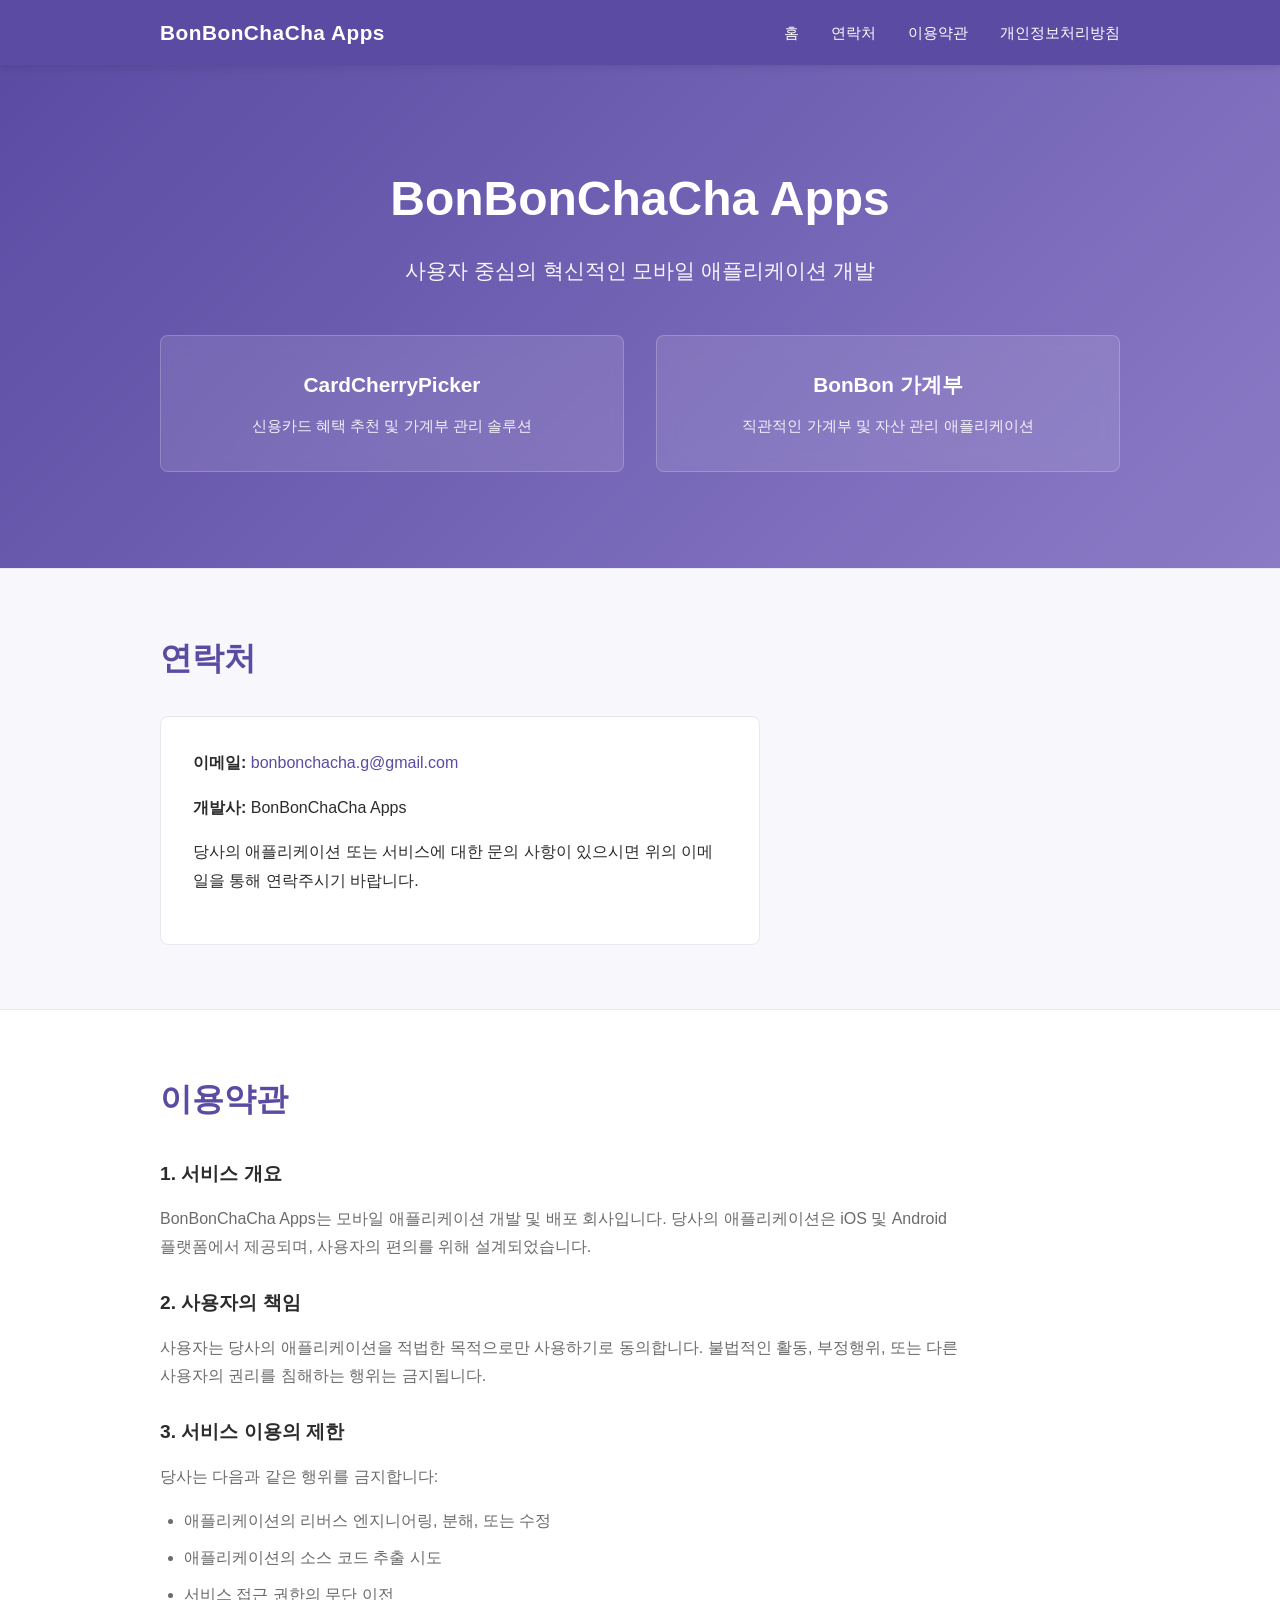
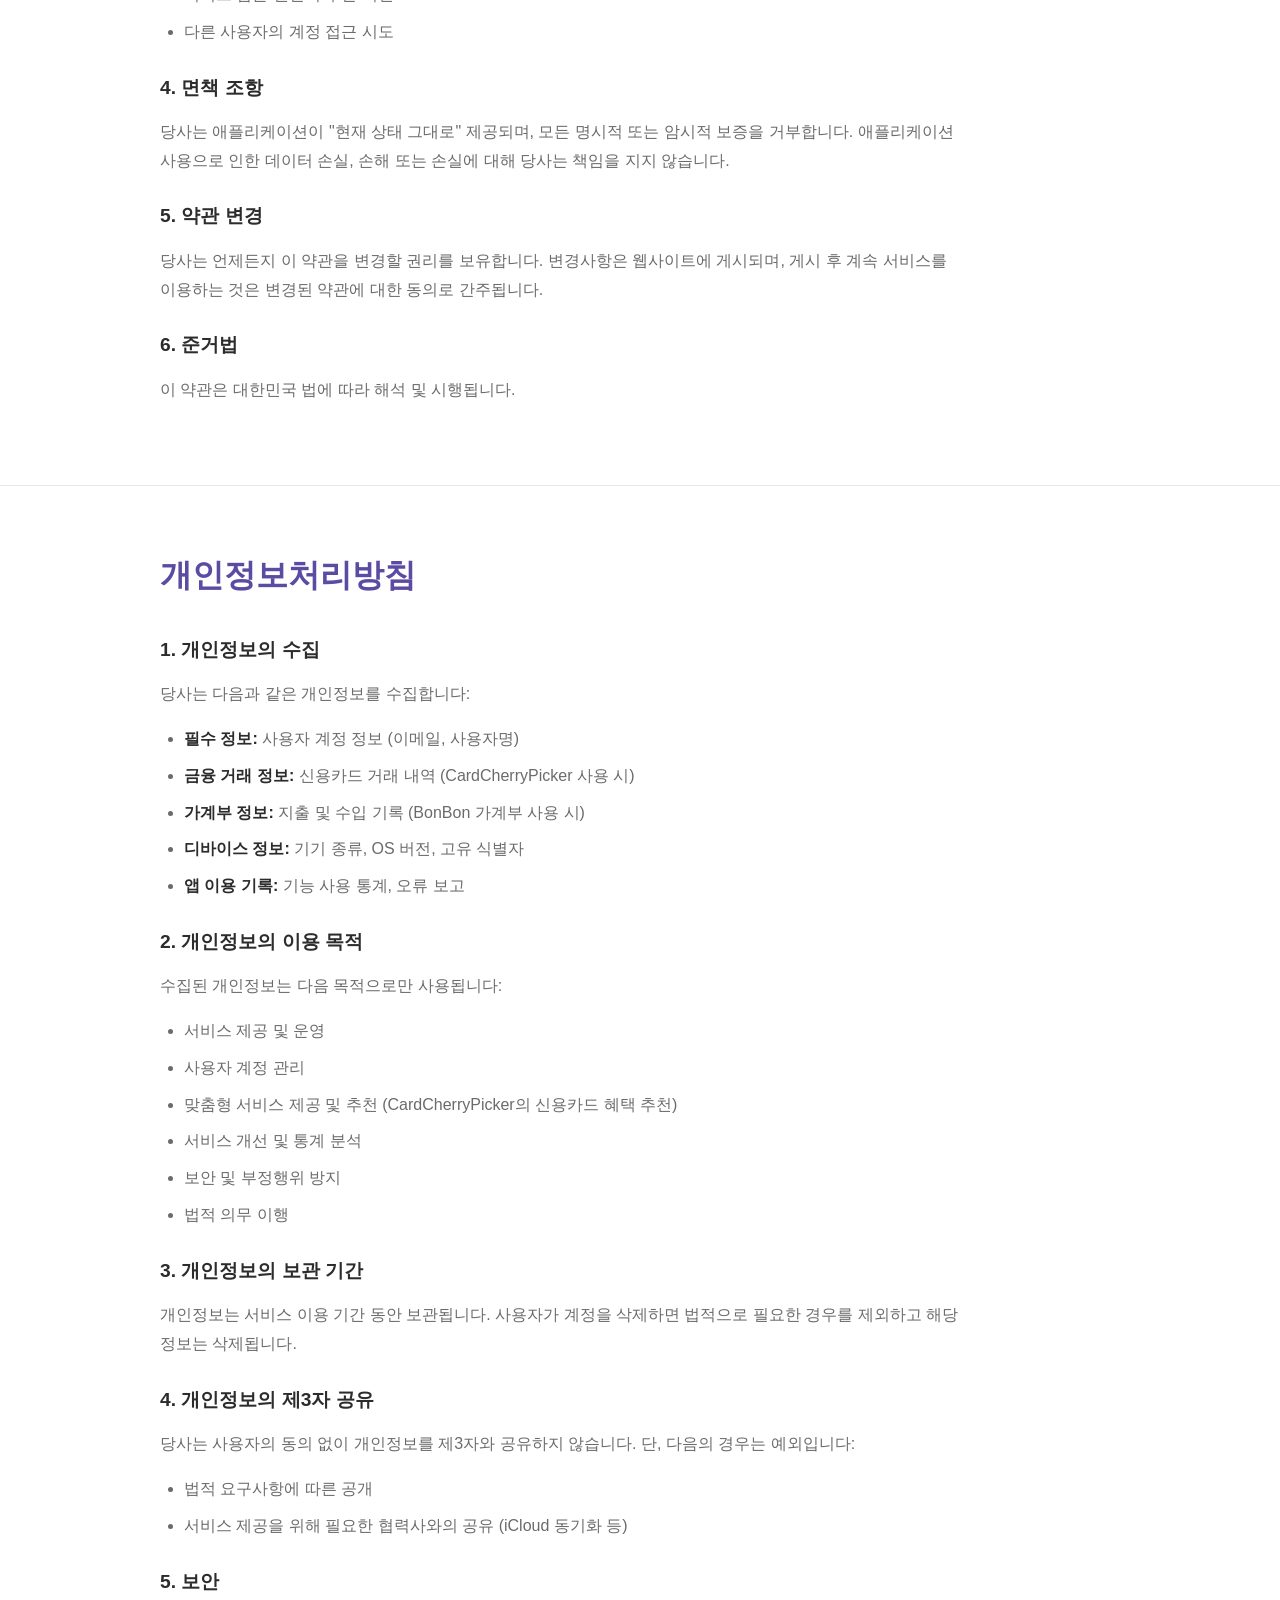
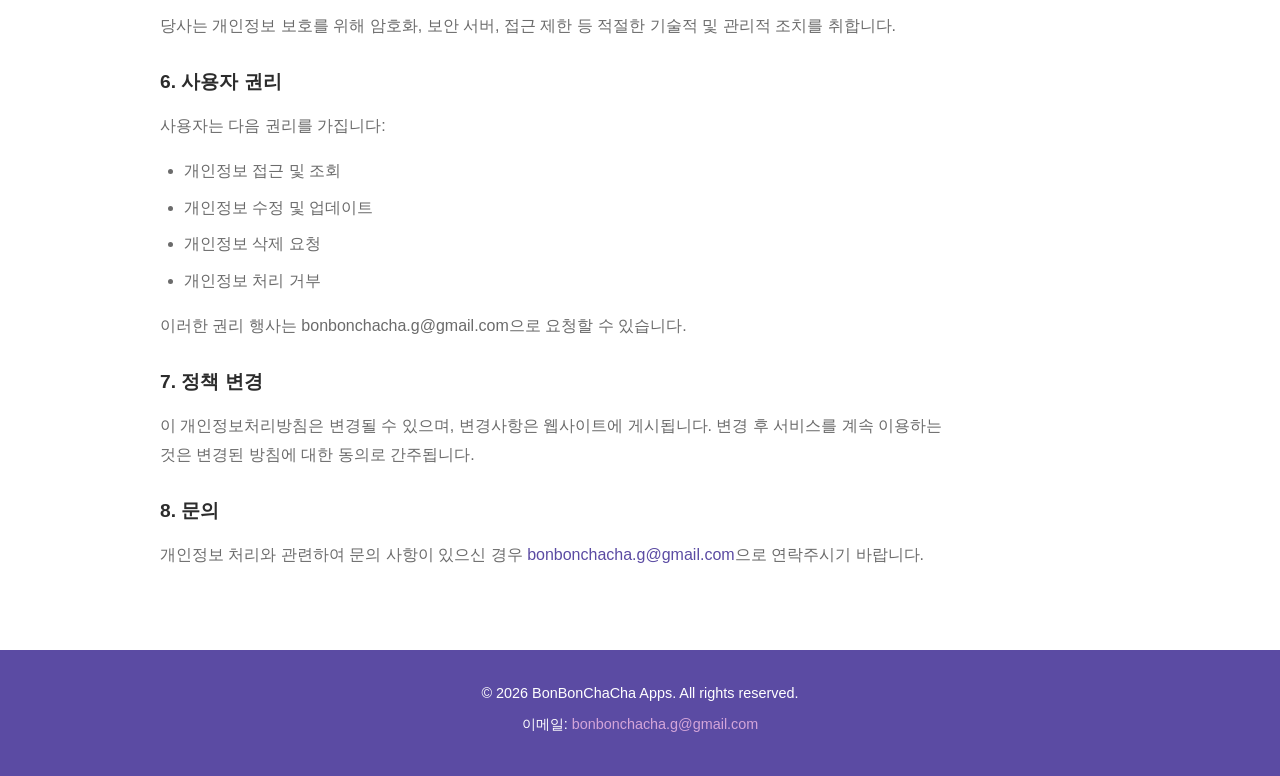
<file: index.html>
<!DOCTYPE html>
<html lang="ko">
<head>
    <meta charset="UTF-8">
    <meta name="viewport" content="width=device-width, initial-scale=1.0">
    <title>BonBonChaCha Apps - 모바일 앱 개발</title>
    <link rel="stylesheet" href="style.css">
</head>
<body>
    <nav class="navbar">
        <div class="nav-container">
            <div class="logo">BonBonChaCha Apps</div>
            <ul class="nav-menu">
                <li><a href="#home" class="nav-link">홈</a></li>
                <li><a href="#contact" class="nav-link">연락처</a></li>
                <li><a href="#terms" class="nav-link">이용약관</a></li>
                <li><a href="#privacy" class="nav-link">개인정보처리방침</a></li>
            </ul>
        </div>
    </nav>

    <main>
        <!-- 홈 섹션 -->
        <section id="home" class="hero">
            <div class="container">
                <h1>BonBonChaCha Apps</h1>
                <p class="subtitle">사용자 중심의 혁신적인 모바일 애플리케이션 개발</p>
                <div class="app-features">
                    <div class="feature-card">
                        <h3>CardCherryPicker</h3>
                        <p>신용카드 혜택 추천 및 가계부 관리 솔루션</p>
                    </div>
                    <div class="feature-card">
                        <h3>BonBon 가계부</h3>
                        <p>직관적인 가계부 및 자산 관리 애플리케이션</p>
                    </div>
                </div>
            </div>
        </section>

        <!-- 연락처 섹션 -->
        <section id="contact" class="contact">
            <div class="container">
                <h2>연락처</h2>
                <div class="contact-box">
                    <p><strong>이메일:</strong> <a href="mailto:bonbonchacha.g@gmail.com">bonbonchacha.g@gmail.com</a></p>
                    <p><strong>개발사:</strong> BonBonChaCha Apps</p>
                    <p>당사의 애플리케이션 또는 서비스에 대한 문의 사항이 있으시면 위의 이메일을 통해 연락주시기 바랍니다.</p>
                </div>
            </div>
        </section>

        <!-- 이용약관 섹션 -->
        <section id="terms" class="terms">
            <div class="container">
                <h2>이용약관</h2>
                <div class="content">
                    <h3>1. 서비스 개요</h3>
                    <p>BonBonChaCha Apps는 모바일 애플리케이션 개발 및 배포 회사입니다. 당사의 애플리케이션은 iOS 및 Android 플랫폼에서 제공되며, 사용자의 편의를 위해 설계되었습니다.</p>

                    <h3>2. 사용자의 책임</h3>
                    <p>사용자는 당사의 애플리케이션을 적법한 목적으로만 사용하기로 동의합니다. 불법적인 활동, 부정행위, 또는 다른 사용자의 권리를 침해하는 행위는 금지됩니다.</p>

                    <h3>3. 서비스 이용의 제한</h3>
                    <p>당사는 다음과 같은 행위를 금지합니다:</p>
                    <ul>
                        <li>애플리케이션의 리버스 엔지니어링, 분해, 또는 수정</li>
                        <li>애플리케이션의 소스 코드 추출 시도</li>
                        <li>서비스 접근 권한의 무단 이전</li>
                        <li>다른 사용자의 계정 접근 시도</li>
                    </ul>

                    <h3>4. 면책 조항</h3>
                    <p>당사는 애플리케이션이 "현재 상태 그대로" 제공되며, 모든 명시적 또는 암시적 보증을 거부합니다. 애플리케이션 사용으로 인한 데이터 손실, 손해 또는 손실에 대해 당사는 책임을 지지 않습니다.</p>

                    <h3>5. 약관 변경</h3>
                    <p>당사는 언제든지 이 약관을 변경할 권리를 보유합니다. 변경사항은 웹사이트에 게시되며, 게시 후 계속 서비스를 이용하는 것은 변경된 약관에 대한 동의로 간주됩니다.</p>

                    <h3>6. 준거법</h3>
                    <p>이 약관은 대한민국 법에 따라 해석 및 시행됩니다.</p>
                </div>
            </div>
        </section>

        <!-- 개인정보처리방침 섹션 -->
        <section id="privacy" class="privacy">
            <div class="container">
                <h2>개인정보처리방침</h2>
                <div class="content">
                    <h3>1. 개인정보의 수집</h3>
                    <p>당사는 다음과 같은 개인정보를 수집합니다:</p>
                    <ul>
                        <li><strong>필수 정보:</strong> 사용자 계정 정보 (이메일, 사용자명)</li>
                        <li><strong>금융 거래 정보:</strong> 신용카드 거래 내역 (CardCherryPicker 사용 시)</li>
                        <li><strong>가계부 정보:</strong> 지출 및 수입 기록 (BonBon 가계부 사용 시)</li>
                        <li><strong>디바이스 정보:</strong> 기기 종류, OS 버전, 고유 식별자</li>
                        <li><strong>앱 이용 기록:</strong> 기능 사용 통계, 오류 보고</li>
                    </ul>

                    <h3>2. 개인정보의 이용 목적</h3>
                    <p>수집된 개인정보는 다음 목적으로만 사용됩니다:</p>
                    <ul>
                        <li>서비스 제공 및 운영</li>
                        <li>사용자 계정 관리</li>
                        <li>맞춤형 서비스 제공 및 추천 (CardCherryPicker의 신용카드 혜택 추천)</li>
                        <li>서비스 개선 및 통계 분석</li>
                        <li>보안 및 부정행위 방지</li>
                        <li>법적 의무 이행</li>
                    </ul>

                    <h3>3. 개인정보의 보관 기간</h3>
                    <p>개인정보는 서비스 이용 기간 동안 보관됩니다. 사용자가 계정을 삭제하면 법적으로 필요한 경우를 제외하고 해당 정보는 삭제됩니다.</p>

                    <h3>4. 개인정보의 제3자 공유</h3>
                    <p>당사는 사용자의 동의 없이 개인정보를 제3자와 공유하지 않습니다. 단, 다음의 경우는 예외입니다:</p>
                    <ul>
                        <li>법적 요구사항에 따른 공개</li>
                        <li>서비스 제공을 위해 필요한 협력사와의 공유 (iCloud 동기화 등)</li>
                    </ul>

                    <h3>5. 보안</h3>
                    <p>당사는 개인정보 보호를 위해 암호화, 보안 서버, 접근 제한 등 적절한 기술적 및 관리적 조치를 취합니다.</p>

                    <h3>6. 사용자 권리</h3>
                    <p>사용자는 다음 권리를 가집니다:</p>
                    <ul>
                        <li>개인정보 접근 및 조회</li>
                        <li>개인정보 수정 및 업데이트</li>
                        <li>개인정보 삭제 요청</li>
                        <li>개인정보 처리 거부</li>
                    </ul>
                    <p>이러한 권리 행사는 bonbonchacha.g@gmail.com으로 요청할 수 있습니다.</p>

                    <h3>7. 정책 변경</h3>
                    <p>이 개인정보처리방침은 변경될 수 있으며, 변경사항은 웹사이트에 게시됩니다. 변경 후 서비스를 계속 이용하는 것은 변경된 방침에 대한 동의로 간주됩니다.</p>

                    <h3>8. 문의</h3>
                    <p>개인정보 처리와 관련하여 문의 사항이 있으신 경우 <a href="mailto:bonbonchacha.g@gmail.com">bonbonchacha.g@gmail.com</a>으로 연락주시기 바랍니다.</p>
                </div>
            </div>
        </section>
    </main>

    <footer>
        <div class="container">
            <p>&copy; 2026 BonBonChaCha Apps. All rights reserved.</p>
            <p>이메일: <a href="mailto:bonbonchacha.g@gmail.com">bonbonchacha.g@gmail.com</a></p>
        </div>
    </footer>
</body>
</html>
</file>
<file: style.css>
* {
    margin: 0;
    padding: 0;
    box-sizing: border-box;
}

:root {
    --primary-color: #5b4ba3;
    --secondary-color: #8b7bc6;
    --accent-color: #d4a5d9;
    --text-dark: #2c2c2c;
    --text-light: #6b6b6b;
    --bg-light: #f8f7fc;
    --border-color: #e8e7f0;
    --white: #ffffff;
}

@media (prefers-color-scheme: dark) {
    :root {
        --text-dark: #e8e7ec;
        --text-light: #b8b8cc;
        --bg-light: #1a1925;
        --border-color: #3a3850;
        --white: #2a2835;
    }
}

html {
    scroll-behavior: smooth;
}

body {
    font-family: -apple-system, BlinkMacSystemFont, 'Segoe UI', 'Noto Sans', sans-serif;
    color: var(--text-dark);
    background-color: var(--white);
    line-height: 1.6;
}

.container {
    max-width: 1000px;
    margin: 0 auto;
    padding: 0 20px;
}

/* 네비게이션 바 */
.navbar {
    background-color: var(--primary-color);
    color: var(--white);
    padding: 1rem 0;
    position: sticky;
    top: 0;
    z-index: 100;
    box-shadow: 0 2px 8px rgba(0, 0, 0, 0.1);
}

.nav-container {
    max-width: 1000px;
    margin: 0 auto;
    padding: 0 20px;
    display: flex;
    justify-content: space-between;
    align-items: center;
}

.logo {
    font-size: 1.3rem;
    font-weight: 600;
    letter-spacing: 0.5px;
}

.nav-menu {
    list-style: none;
    display: flex;
    gap: 2rem;
}

.nav-link {
    color: var(--white);
    text-decoration: none;
    transition: opacity 0.3s ease;
    font-size: 0.95rem;
}

.nav-link:hover {
    opacity: 0.8;
}

/* 주요 섹션들 */
main {
    min-height: calc(100vh - 120px);
}

section {
    padding: 4rem 0;
    border-bottom: 1px solid var(--border-color);
}

section:last-of-type {
    border-bottom: none;
}

h1 {
    font-size: 2.5rem;
    margin-bottom: 0.5rem;
    color: var(--primary-color);
    font-weight: 600;
}

h2 {
    font-size: 2rem;
    margin-bottom: 2rem;
    color: var(--primary-color);
    font-weight: 600;
}

h3 {
    font-size: 1.2rem;
    margin-top: 1.5rem;
    margin-bottom: 0.8rem;
    color: var(--text-dark);
    font-weight: 600;
}

h3:first-child {
    margin-top: 0;
}

/* 홈 섹션 */
.hero {
    background: linear-gradient(135deg, var(--primary-color) 0%, var(--secondary-color) 100%);
    color: var(--white);
    padding: 6rem 0;
    text-align: center;
}

.hero h1 {
    color: var(--white);
    font-size: 3rem;
    margin-bottom: 1rem;
}

.subtitle {
    font-size: 1.3rem;
    margin-bottom: 3rem;
    opacity: 0.95;
    font-weight: 300;
}

.app-features {
    display: grid;
    grid-template-columns: 1fr 1fr;
    gap: 2rem;
    margin-top: 3rem;
}

.feature-card {
    background-color: rgba(255, 255, 255, 0.1);
    padding: 2rem;
    border-radius: 8px;
    backdrop-filter: blur(10px);
    border: 1px solid rgba(255, 255, 255, 0.2);
}

.feature-card h3 {
    color: var(--white);
    margin-top: 0;
    font-size: 1.3rem;
}

.feature-card p {
    color: rgba(255, 255, 255, 0.9);
    font-size: 0.95rem;
}

@media (max-width: 600px) {
    .app-features {
        grid-template-columns: 1fr;
    }

    .hero h1 {
        font-size: 2rem;
    }

    .subtitle {
        font-size: 1rem;
    }
}

/* 연락처 섹션 */
.contact {
    background-color: var(--bg-light);
}

.contact-box {
    background-color: var(--white);
    padding: 2rem;
    border-radius: 8px;
    border: 1px solid var(--border-color);
    max-width: 600px;
}

.contact-box p {
    margin-bottom: 1rem;
    line-height: 1.8;
}

.contact-box a {
    color: var(--primary-color);
    text-decoration: none;
}

.contact-box a:hover {
    text-decoration: underline;
}

/* 이용약관 및 개인정보처리방침 */
.terms, .privacy {
    background-color: var(--white);
}

.content {
    max-width: 800px;
    line-height: 1.8;
}

.content p {
    margin-bottom: 1rem;
    color: var(--text-light);
}

.content ul {
    margin-left: 1.5rem;
    margin-bottom: 1rem;
}

.content li {
    margin-bottom: 0.5rem;
    color: var(--text-light);
}

.content a {
    color: var(--primary-color);
    text-decoration: none;
}

.content a:hover {
    text-decoration: underline;
}

.content strong {
    color: var(--text-dark);
    font-weight: 600;
}

/* 푸터 */
footer {
    background-color: var(--primary-color);
    color: var(--white);
    padding: 2rem 0;
    text-align: center;
    font-size: 0.9rem;
}

footer p {
    margin-bottom: 0.5rem;
}

footer a {
    color: var(--accent-color);
    text-decoration: none;
}

footer a:hover {
    text-decoration: underline;
}

/* 모바일 반응형 */
@media (max-width: 768px) {
    h1 {
        font-size: 2rem;
    }

    h2 {
        font-size: 1.5rem;
    }

    .nav-menu {
        gap: 1rem;
        font-size: 0.85rem;
    }

    section {
        padding: 2.5rem 0;
    }

    .hero {
        padding: 3rem 0;
    }
}

@media (max-width: 600px) {
    .nav-container {
        flex-direction: column;
        gap: 1rem;
    }

    .nav-menu {
        flex-direction: column;
        gap: 0.5rem;
        text-align: center;
    }

    h1 {
        font-size: 1.5rem;
    }

    h2 {
        font-size: 1.3rem;
    }

    .content {
        font-size: 0.95rem;
    }
}
</file>
